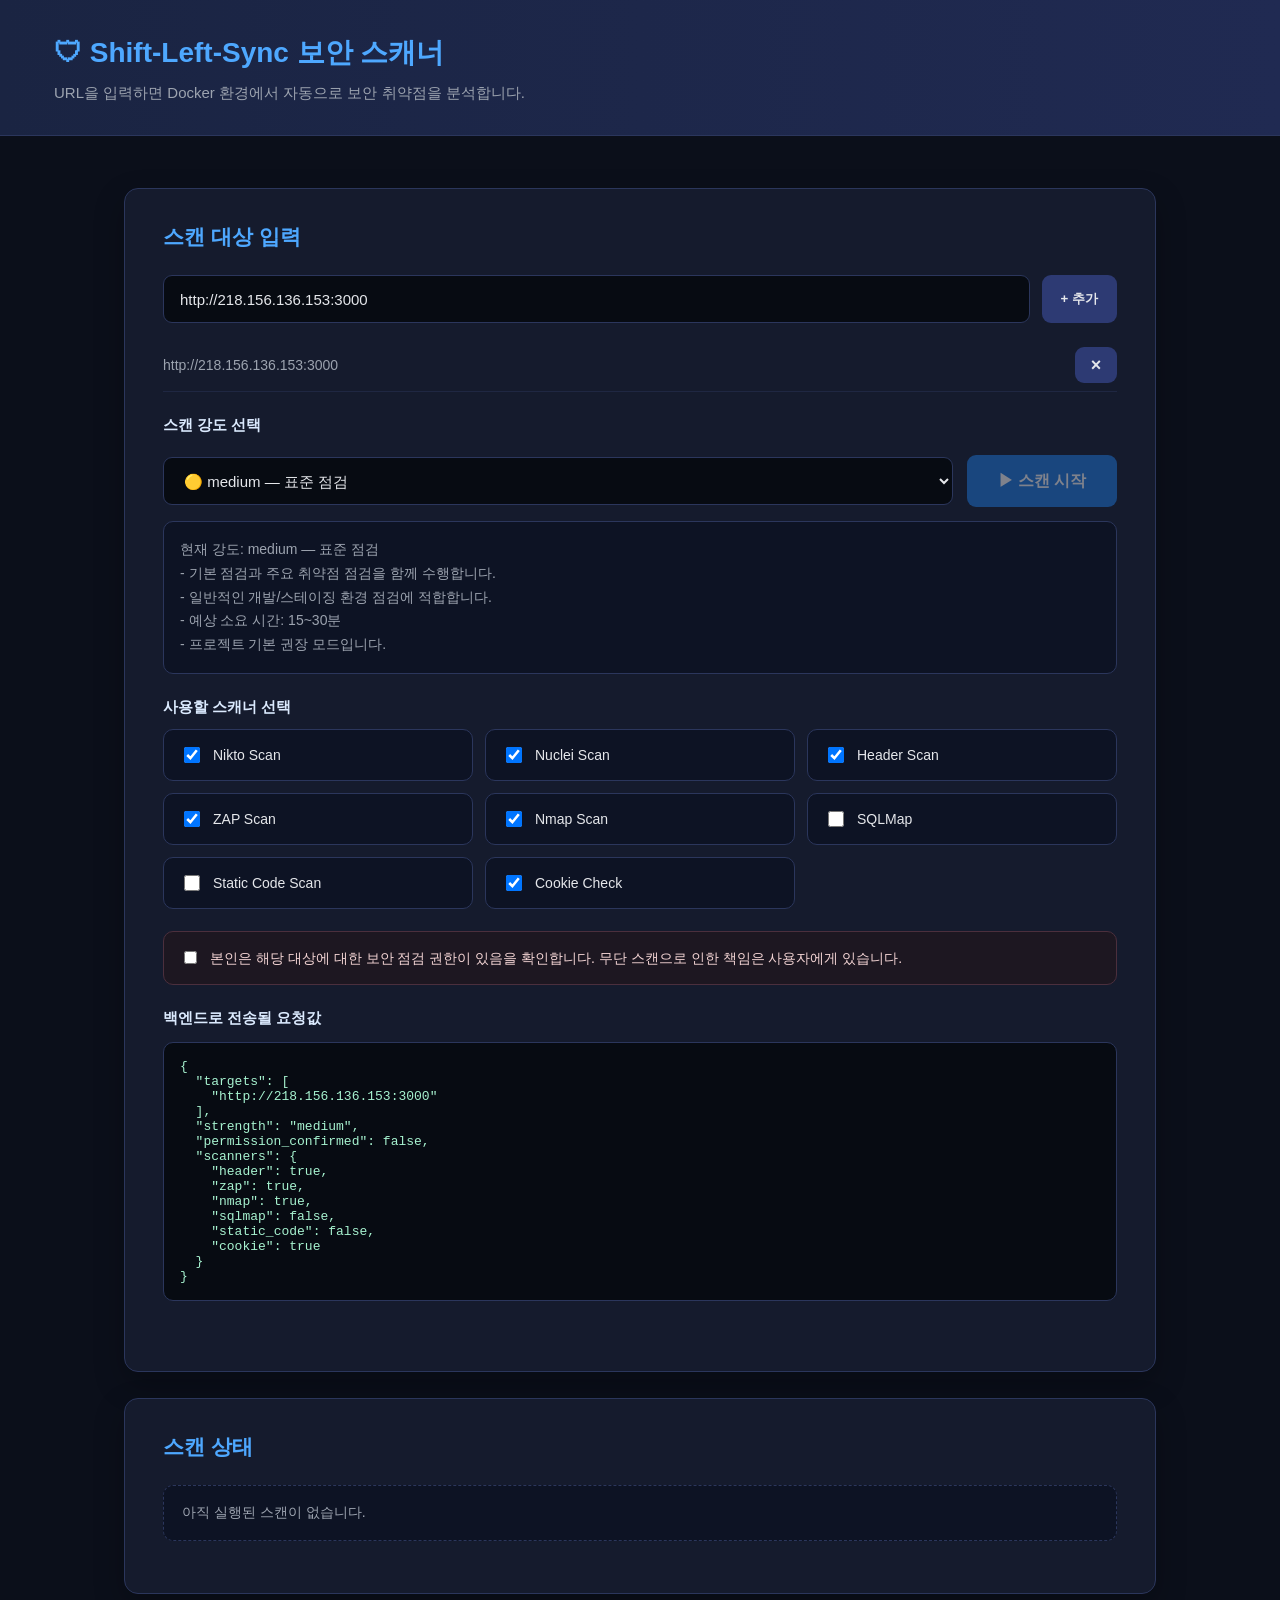
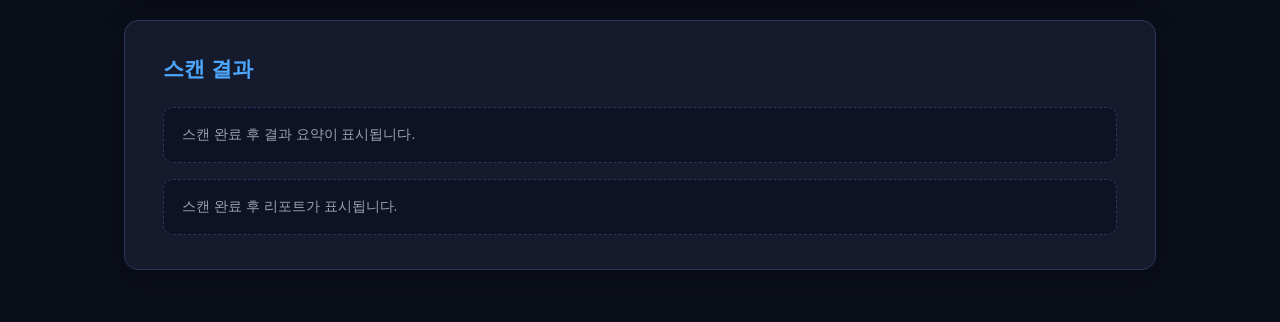
<file: index.html>
<!DOCTYPE html>
<html lang="ko">
<head>
  <meta charset="UTF-8" />
  <meta name="viewport" content="width=device-width, initial-scale=1.0" />
  <title>Shift-Left-Sync 보안 스캐너</title>

  <style>
    :root {
      --bg: #0b0f1a;
      --header: #202a52;
      --panel: #151b2d;
      --panel-dark: #0f1423;
      --input: #070b12;
      --border: #2b365c;
      --blue: #4ea8ff;
      --blue-dark: #1f7ae0;
      --text: #e5e7eb;
      --muted: #9ca3af;
      --success: #22c55e;
      --danger: #ef4444;
      --warning: #f97316;
      --medium: #facc15;
      --low: #22c55e;
      --info: #38bdf8;
      --gray: #6b7280;
    }

    * {
      box-sizing: border-box;
    }

    body {
      margin: 0;
      background: var(--bg);
      color: var(--text);
      font-family: Arial, "Noto Sans KR", sans-serif;
    }

    header {
      padding: 34px 54px 32px;
      background: linear-gradient(90deg, #1a2442, var(--header));
      border-bottom: 1px solid var(--border);
    }

    header h1 {
      margin: 0 0 12px;
      color: var(--blue);
      font-size: 28px;
      font-weight: 800;
    }

    header p {
      margin: 0;
      color: var(--muted);
      font-size: 15px;
    }

    main {
      max-width: 1080px;
      margin: 52px auto;
      padding: 0 24px;
    }

    .card {
      background: var(--panel);
      border: 1px solid var(--border);
      border-radius: 14px;
      padding: 34px 38px;
      margin-bottom: 26px;
      box-shadow: 0 12px 30px rgba(0, 0, 0, 0.25);
    }

    .card h2 {
      margin: 0 0 24px;
      color: var(--blue);
      font-size: 21px;
    }

    .section-title {
      margin: 24px 0 12px;
      color: #dbeafe;
      font-weight: 700;
      font-size: 15px;
    }

    .url-row {
      display: flex;
      gap: 12px;
      margin-bottom: 14px;
    }

    input[type="text"],
    select {
      width: 100%;
      height: 48px;
      background: var(--input);
      color: var(--text);
      border: 1px solid var(--border);
      border-radius: 9px;
      padding: 0 16px;
      outline: none;
      font-size: 15px;
    }

    input[type="text"]:focus,
    select:focus {
      border-color: var(--blue);
    }

    button {
      border: none;
      border-radius: 9px;
      cursor: pointer;
      font-weight: 700;
      transition: 0.15s;
    }

    button:hover:not(:disabled) {
      filter: brightness(1.12);
    }

    button:disabled {
      opacity: 0.45;
      cursor: not-allowed;
    }

    .btn-add {
      width: 82px;
      background: #2d3a73;
      color: var(--text);
    }

    .btn-remove {
      width: 42px;
      height: 36px;
      background: #2d3a73;
      color: var(--text);
      margin-left: 12px;
      font-size: 18px;
    }

    .btn-start {
      height: 52px;
      min-width: 150px;
      background: var(--blue-dark);
      color: white;
      font-size: 16px;
      padding: 0 22px;
    }

    .target-list {
      margin: 16px 0 8px;
      padding: 0;
      list-style: none;
    }

    .target-list li {
      display: flex;
      align-items: center;
      justify-content: space-between;
      color: var(--muted);
      padding: 8px 0;
      font-size: 14px;
      border-bottom: 1px solid rgba(43, 54, 92, 0.45);
    }

    .form-line {
      display: flex;
      align-items: center;
      gap: 14px;
      margin-top: 20px;
      flex-wrap: wrap;
    }

    .strength-select {
      flex: 1;
      min-width: 280px;
    }

    .mode-box {
      margin-top: 14px;
      background: #0d1324;
      border: 1px solid var(--border);
      border-radius: 10px;
      padding: 16px;
      color: var(--muted);
      line-height: 1.7;
      font-size: 14px;
    }

    .scanner-grid {
      display: grid;
      grid-template-columns: repeat(3, minmax(160px, 1fr));
      gap: 12px;
    }

    .scanner-card {
      display: flex;
      align-items: center;
      gap: 10px;
      background: #0d1324;
      border: 1px solid var(--border);
      border-radius: 10px;
      padding: 14px 16px;
      color: var(--text);
      font-size: 14px;
      cursor: pointer;
    }

    .scanner-card input {
      width: 16px;
      height: 16px;
    }

    .permission-box {
      margin-top: 22px;
      background: #1d1721;
      border: 1px solid #4b2f3d;
      color: #f3d4d4;
      padding: 15px 16px;
      border-radius: 10px;
      line-height: 1.6;
      font-size: 14px;
    }

    .permission-box label {
      display: flex;
      gap: 10px;
      align-items: flex-start;
      cursor: pointer;
    }

    .permission-box input {
      margin-top: 4px;
    }

    .payload-preview {
      margin-top: 14px;
      background: #070b12;
      border: 1px solid var(--border);
      color: #a7f3d0;
      padding: 16px;
      border-radius: 10px;
      font-size: 13px;
      overflow-x: auto;
      white-space: pre-wrap;
    }

    .message {
      margin-top: 16px;
      min-height: 20px;
      color: var(--muted);
      font-size: 14px;
    }

    .message.success {
      color: #86efac;
    }

    .message.error {
      color: #fca5a5;
    }

    .message.info {
      color: #93c5fd;
    }

    .empty {
      color: var(--muted);
      font-size: 14px;
      padding: 18px;
      border: 1px dashed var(--border);
      border-radius: 10px;
      background: #0d1324;
    }

    .job-card {
      background: #0d1324;
      border: 1px solid var(--border);
      border-radius: 10px;
      padding: 18px;
    }

    .job-header {
      display: flex;
      justify-content: space-between;
      align-items: flex-start;
      gap: 14px;
      margin-bottom: 14px;
    }

    .job-id {
      color: var(--blue);
      font-weight: 800;
      margin-bottom: 8px;
    }

    .job-meta {
      color: var(--muted);
      font-size: 14px;
      line-height: 1.7;
    }

    .badge {
      display: inline-block;
      border-radius: 999px;
      padding: 5px 12px;
      font-size: 12px;
      font-weight: 800;
      color: white;
      white-space: nowrap;
    }

    .badge.pending,
    .badge.waiting {
      background: var(--gray);
    }

    .badge.running {
      background: #2563eb;
    }

    .badge.done {
      background: #16a34a;
    }

    .badge.error {
      background: #dc2626;
    }

    .progress-wrap {
      width: 100%;
      height: 9px;
      background: #111827;
      border-radius: 999px;
      overflow: hidden;
      border: 1px solid var(--border);
      margin-top: 14px;
    }

    .progress-bar {
      height: 100%;
      width: 0%;
      background: linear-gradient(90deg, #2563eb, #4ea8ff);
      transition: width 0.3s ease;
    }

    .steps {
      display: grid;
      gap: 10px;
      margin-top: 18px;
    }

    .step {
      display: flex;
      align-items: center;
      justify-content: space-between;
      background: #0f1423;
      border: 1px solid var(--border);
      border-radius: 10px;
      padding: 13px 16px;
      font-size: 14px;
    }

    .step-name {
      color: var(--text);
    }

    .summary-grid {
      display: grid;
      grid-template-columns: repeat(6, 1fr);
      gap: 12px;
      margin: 18px 0 22px;
    }

    .summary-card {
      background: #0d1324;
      border: 1px solid var(--border);
      border-radius: 12px;
      padding: 18px 14px;
      text-align: center;
    }

    .summary-card strong {
      display: block;
      font-size: 25px;
      margin-bottom: 6px;
    }

    .summary-card span {
      color: var(--muted);
      font-size: 13px;
    }

    .critical strong { color: var(--danger); }
    .high strong { color: var(--warning); }
    .medium strong { color: var(--medium); }
    .low strong { color: var(--low); }
    .info strong { color: var(--info); }
    .unknown strong { color: var(--gray); }

    table {
      width: 100%;
      border-collapse: collapse;
      margin-top: 14px;
      overflow: hidden;
      border-radius: 10px;
    }

    th,
    td {
      border-bottom: 1px solid #253051;
      padding: 13px 12px;
      text-align: left;
      font-size: 14px;
      vertical-align: top;
    }

    th {
      color: #bfdbfe;
      background: #0d1324;
    }

    td {
      color: #d1d5db;
    }

    .report-grid {
      display: flex;
      flex-wrap: wrap;
      gap: 10px;
      margin-top: 16px;
    }

    .report-link {
      display: inline-block;
      background: #155e9f;
      color: white;
      text-decoration: none;
      padding: 9px 14px;
      border-radius: 8px;
      font-size: 13px;
      font-weight: 700;
    }

    .report-link:hover {
      filter: brightness(1.12);
    }

    .result-info {
      color: var(--muted);
      font-size: 14px;
      line-height: 1.7;
      margin-bottom: 14px;
    }

    @media (max-width: 900px) {
      .scanner-grid {
        grid-template-columns: repeat(2, minmax(160px, 1fr));
      }

      .summary-grid {
        grid-template-columns: repeat(3, 1fr);
      }
    }

    @media (max-width: 760px) {
      header {
        padding: 28px 24px;
      }

      main {
        margin: 32px auto;
      }

      .card {
        padding: 26px 22px;
      }

      .url-row {
        flex-direction: column;
      }

      .btn-add {
        width: 100%;
        height: 44px;
      }

      .form-line {
        flex-direction: column;
        align-items: stretch;
      }

      .btn-start {
        width: 100%;
      }

      .job-header {
        flex-direction: column;
      }

      .scanner-grid {
        grid-template-columns: 1fr;
      }

      .summary-grid {
        grid-template-columns: repeat(2, 1fr);
      }

      table {
        display: block;
        overflow-x: auto;
      }
    }
  </style>
</head>

<body>
<header>
  <h1>🛡 Shift-Left-Sync 보안 스캐너</h1>
  <p>URL을 입력하면 Docker 환경에서 자동으로 보안 취약점을 분석합니다.</p>
</header>

<main>
  <section class="card">
    <h2>스캔 대상 입력</h2>

    <div class="url-row">
      <input
        id="targetInput"
        type="text"
        placeholder="예: http://localhost:3000"
        value="http://218.156.136.153:3000"
        onkeydown="handleTargetEnter(event)"
      />
      <button class="btn-add" type="button" onclick="addTarget()">+ 추가</button>
    </div>

    <ul id="targetList" class="target-list"></ul>

    <div class="section-title">스캔 강도 선택</div>

    <div class="form-line">
      <select id="scanStrength" class="strength-select" onchange="updateStrengthDescription(); updatePayloadPreview();">
        <option value="low">🟢 low — 간단 점검</option>
        <option value="medium" selected>🟡 medium — 표준 점검</option>
        <option value="high">🔴 high — 심화 점검</option>
      </select>

      <button id="startButton" class="btn-start" type="button" onclick="startScan()" disabled>
        ▶ 스캔 시작
      </button>
    </div>

    <div id="strengthDescription" class="mode-box"></div>

    <div class="section-title">사용할 스캐너 선택</div>

    <div class="scanner-grid">
        <label class="scanner-card">
  	<input id="scannerNikto" type="checkbox" checked onchange="updatePayloadPreview()" />
 	Nikto Scan
      </label>

	<label class="scanner-card">
  	<input id="scannerNuclei" type="checkbox" checked onchange="updatePayloadPreview()" />
  	Nuclei Scan
      </label>

	<label class="scanner-card">
        <input id="scannerHeader" type="checkbox" checked onchange="updatePayloadPreview()" />
        Header Scan
      </label>

      <label class="scanner-card">
        <input id="scannerZap" type="checkbox" checked onchange="updatePayloadPreview()" />
        ZAP Scan
      </label>

      <label class="scanner-card">
        <input id="scannerNmap" type="checkbox" checked onchange="updatePayloadPreview()" />
        Nmap Scan
      </label>

      <label class="scanner-card">
        <input id="scannerSqlmap" type="checkbox" onchange="updatePayloadPreview()" />
        SQLMap
      </label>

      <label class="scanner-card">
        <input id="scannerStatic" type="checkbox" onchange="updatePayloadPreview()" />
        Static Code Scan
      </label>

      <label class="scanner-card">
        <input id="scannerCookie" type="checkbox" checked onchange="updatePayloadPreview()" />
        Cookie Check
      </label>
    </div>

    <div class="permission-box">
      <label>
        <input id="permissionCheck" type="checkbox" onchange="handlePermissionChange(); updatePayloadPreview();" />
        <span>
          본인은 해당 대상에 대한 보안 점검 권한이 있음을 확인합니다.
          무단 스캔으로 인한 책임은 사용자에게 있습니다.
        </span>
      </label>
    </div>

    <div class="section-title">백엔드로 전송될 요청값</div>
    <pre id="payloadPreview" class="payload-preview"></pre>

    <div id="messageArea" class="message"></div>
  </section>

  <section class="card">
    <h2>스캔 상태</h2>

    <div id="jobArea" class="empty">
      아직 실행된 스캔이 없습니다.
    </div>

    <div id="stepArea" class="steps"></div>
  </section>

  <section class="card">
    <h2>스캔 결과</h2>

    <div id="resultArea" class="empty">
      스캔 완료 후 결과 요약이 표시됩니다.
    </div>

    <div id="reportArea" class="empty" style="margin-top:16px;">
      스캔 완료 후 리포트가 표시됩니다.
    </div>
  </section>
</main>

<script>
  let targets = ["http://218.156.136.153:3000"];
  let currentJobId = null;
  let pollingTimer = null;

  const strengthDescriptions = {
    low: [
      "현재 강도: low — 간단 점검",
      "- 비교적 빠른 점검을 목표로 합니다.",
      "- 기본 Header / 응답 상태 / 일부 자동화 점검 중심입니다.",
      "- 예상 소요 시간: 짧음",
      "- 운영 환경에서도 상대적으로 부담이 적은 점검을 목표로 합니다."
    ],
    medium: [
      "현재 강도: medium — 표준 점검",
      "- 기본 점검과 주요 취약점 점검을 함께 수행합니다.",
      "- 일반적인 개발/스테이징 환경 점검에 적합합니다.",
      "- 예상 소요 시간: 15~30분",
      "- 프로젝트 기본 권장 모드입니다."
    ],
    high: [
      "현재 강도: high — 심화 점검",
      "- 더 강한 취약점 점검을 수행할 수 있습니다.",
      "- 요청 수와 스캔 시간이 증가할 수 있습니다.",
      "- 테스트/스테이징 환경에서 사용하는 것을 권장합니다.",
      "- 운영 서비스에 직접 사용할 경우 장애 가능성을 고려해야 합니다."
    ]
  };

  document.addEventListener("DOMContentLoaded", () => {
    renderTargetList();
    updateStrengthDescription();
    updatePayloadPreview();
    handlePermissionChange();
    renderSteps([]);
  });

  function handleTargetEnter(event) {
    if (event.key === "Enter") {
      event.preventDefault();
      addTarget();
    }
  }

  function addTarget() {
    const input = document.getElementById("targetInput");
    const value = input.value.trim();

    if (!value) {
      showMessage("URL을 입력해주세요.", "error");
      return;
    }

    if (!isValidUrl(value)) {
      showMessage("URL은 http:// 또는 https:// 로 시작해야 합니다.", "error");
      return;
    }

    if (!targets.includes(value)) {
      targets.push(value);
      showMessage("스캔 대상이 추가되었습니다.", "success");
    } else {
      showMessage("이미 추가된 URL입니다.", "info");
    }

    input.value = "";
    renderTargetList();
    updatePayloadPreview();
  }

  function removeTarget(index) {
    targets.splice(index, 1);
    renderTargetList();
    updatePayloadPreview();

    if (targets.length === 0) {
      showMessage("스캔 대상이 비어 있습니다. URL을 추가해주세요.", "error");
    }
  }

  function renderTargetList() {
    const list = document.getElementById("targetList");
    list.innerHTML = "";

    targets.forEach((target, index) => {
      const li = document.createElement("li");

      li.innerHTML = `
        <span>${escapeHtml(target)}</span>
        <button class="btn-remove" type="button" onclick="removeTarget(${index})">×</button>
      `;

      list.appendChild(li);
    });
  }

  function updateStrengthDescription() {
    const strength = document.getElementById("scanStrength").value;
    const box = document.getElementById("strengthDescription");

    box.innerHTML = strengthDescriptions[strength].join("<br>");
  }

  function getScannerOptions() {
    return {
      header: document.getElementById("scannerHeader").checked,
      zap: document.getElementById("scannerZap").checked,
      nmap: document.getElementById("scannerNmap").checked,
      sqlmap: document.getElementById("scannerSqlmap").checked,
      static_code: document.getElementById("scannerStatic").checked,
      cookie: document.getElementById("scannerCookie").checked
    };
  }

  function getPayload() {
    const strength = document.getElementById("scanStrength").value;
    const permissionConfirmed = document.getElementById("permissionCheck").checked;

    return {
      targets: targets,
      strength: strength,
      permission_confirmed: permissionConfirmed,
      scanners: getScannerOptions()
    };
  }

  function updatePayloadPreview() {
    const preview = document.getElementById("payloadPreview");
    preview.textContent = JSON.stringify(getPayload(), null, 2);
  }

  function handlePermissionChange() {
    const checked = document.getElementById("permissionCheck").checked;
    const button = document.getElementById("startButton");

    button.disabled = !checked;
  }

  async function startScan() {
    if (targets.length === 0) {
      showMessage("스캔 대상을 1개 이상 추가해주세요.", "error");
      return;
    }

    const permissionCheck = document.getElementById("permissionCheck");

    if (!permissionCheck.checked) {
      showMessage("스캔 권한 확인 체크가 필요합니다.", "error");
      return;
    }

    const payload = getPayload();

    showMessage("스캔 요청을 전송 중입니다...", "info");
    setStartButtonLoading(true);
    clearResultAndReports();
    renderSteps([]);

    try {
      const response = await fetch("/scan", {
        method: "POST",
        headers: {
          "Content-Type": "application/json"
        },
        body: JSON.stringify(payload)
      });

      if (!response.ok) {
        const errorText = await response.text();
        throw new Error(`스캔 요청 실패: HTTP ${response.status} ${errorText}`);
      }

      const data = await response.json();

      currentJobId = data.job_id;

      if (!currentJobId) {
        throw new Error("백엔드 응답에 job_id가 없습니다.");
      }

      renderJob(data);
      renderSteps(data.steps || []);
      showMessage(`스캔이 시작되었습니다. Job ID: ${currentJobId}`, "success");

      startPolling(currentJobId);

    } catch (error) {
      console.error(error);
      showMessage("스캔 요청 중 오류가 발생했습니다. 콘솔을 확인해주세요.", "error");
    } finally {
      setStartButtonLoading(false);
    }
  }

  function startPolling(jobId) {
    if (pollingTimer) {
      clearInterval(pollingTimer);
    }

    pollingTimer = setInterval(async () => {
      try {
        const response = await fetch(`/scan/${jobId}`);

        if (!response.ok) {
          const errorText = await response.text();
          throw new Error(`상태 조회 실패: HTTP ${response.status} ${errorText}`);
        }

        const data = await response.json();

        renderJob(data);
        renderSteps(data.steps || []);

        if (data.status === "done") {
          clearInterval(pollingTimer);
          pollingTimer = null;

          showMessage("스캔이 완료되었습니다. 결과를 불러오는 중입니다.", "success");
          await loadResult(jobId);
        }

        if (data.status === "error") {
          clearInterval(pollingTimer);
          pollingTimer = null;

          renderReports(data);
          renderErrorResult(data);
          showMessage("스캔 중 오류가 발생했습니다.", "error");
        }

      } catch (error) {
        console.error(error);
        clearInterval(pollingTimer);
        pollingTimer = null;

        showMessage("상태 조회 중 오류가 발생했습니다.", "error");
      }
    }, 2000);
  }

  async function loadResult(jobId) {
    try {
      const response = await fetch(`/scan/${jobId}/result`);

      if (!response.ok) {
        const errorText = await response.text();
        throw new Error(`결과 조회 실패: HTTP ${response.status} ${errorText}`);
      }

      const result = await response.json();

      renderResult(result);
      renderReports(result);
      showMessage("스캔 결과 조회가 완료되었습니다.", "success");

    } catch (error) {
      console.error(error);
      showMessage("결과 조회 중 오류가 발생했습니다.", "error");
    }
  }

  function renderJob(job) {
    const area = document.getElementById("jobArea");

    const status = job.status || "pending";
    const progress = typeof job.progress === "number" ? job.progress : getFallbackProgress(status);
    const strength = job.strength || getPayload().strength;
    const targetsText = Array.isArray(job.targets) ? job.targets.join(", ") : "-";
    const currentStep = job.current_step || "-";

    area.className = "";
    area.innerHTML = `
      <div class="job-card">
        <div class="job-header">
          <div>
            <div class="job-id">Job: ${escapeHtml(job.job_id || "-")}</div>
            <div class="job-meta">
              <div><b>상태:</b> ${renderStatusBadge(status)}</div>
              <div><b>진행률:</b> ${escapeHtml(progress)}%</div>
              <div><b>현재 단계:</b> ${escapeHtml(currentStep)}</div>
              <div><b>스캔 강도:</b> ${escapeHtml(strength)}</div>
              <div><b>대상:</b> ${escapeHtml(targetsText)}</div>
              <div><b>시작 시간:</b> ${escapeHtml(formatDateTime(job.started_at))}</div>
              <div><b>종료 시간:</b> ${escapeHtml(formatDateTime(job.finished_at))}</div>
              ${job.error ? `<div><b>에러:</b> ${escapeHtml(job.error)}</div>` : ""}
            </div>
          </div>
        </div>

        <div class="progress-wrap">
          <div class="progress-bar" style="width: ${progress}%;"></div>
        </div>
      </div>
    `;
  }

  function renderSteps(steps) {
    const area = document.getElementById("stepArea");

    if (!steps || steps.length === 0) {
      area.innerHTML = "";
      return;
    }

    area.innerHTML = steps.map(step => {
      const status = step.status || "waiting";
      const label = step.label || step.key || "Unknown Step";

      return `
        <div class="step">
          <span class="step-name">${escapeHtml(label)}</span>
          ${renderStatusBadge(status)}
        </div>
      `;
    }).join("");
  }

  function renderResult(result) {
    const area = document.getElementById("resultArea");
    area.className = "";

    const summary = result.summary || {
      critical: 0,
      high: 0,
      medium: 0,
      low: 0,
      info: 0,
      unknown: 0
    };

    const findings = result.findings || [];

    area.innerHTML = `
      <div class="summary-grid">
        <div class="summary-card critical">
          <strong>${summary.critical || 0}</strong>
          <span>Critical</span>
        </div>
        <div class="summary-card high">
          <strong>${summary.high || 0}</strong>
          <span>High</span>
        </div>
        <div class="summary-card medium">
          <strong>${summary.medium || 0}</strong>
          <span>Medium</span>
        </div>
        <div class="summary-card low">
          <strong>${summary.low || 0}</strong>
          <span>Low</span>
        </div>
        <div class="summary-card info">
          <strong>${summary.info || 0}</strong>
          <span>Info</span>
        </div>
        <div class="summary-card unknown">
          <strong>${summary.unknown || 0}</strong>
          <span>Unknown</span>
        </div>
      </div>

      <div class="section-title">취약점 목록</div>
      ${renderFindingsTable(findings)}
    `;
  }

  function renderErrorResult(job) {
    const area = document.getElementById("resultArea");
    area.className = "empty";

    area.innerHTML = `
      스캔 중 오류가 발생했습니다.<br>
      ${job.error ? `오류 내용: ${escapeHtml(job.error)}` : "오류 내용은 백엔드 로그를 확인해주세요."}
    `;
  }

  function renderFindingsTable(findings) {
    if (!findings || findings.length === 0) {
      return `<div class="empty">JSON 리포트에서 표시할 취약점 목록을 찾지 못했습니다.</div>`;
    }

    const rows = findings.map(item => {
      return `
        <tr>
          <td>${escapeHtml(item.name || "-")}</td>
          <td>${escapeHtml(item.severity || "-")}</td>
          <td>${escapeHtml(item.source || "-")}</td>
          <td>${escapeHtml(item.owasp_category || "-")}</td>
          <td>${escapeHtml(item.description || "-")}</td>
        </tr>
      `;
    }).join("");

    return `
      <table>
        <thead>
          <tr>
            <th>취약점명</th>
            <th>위험도</th>
            <th>스캐너</th>
            <th>OWASP</th>
            <th>설명</th>
          </tr>
        </thead>
        <tbody>
          ${rows}
        </tbody>
      </table>
    `;
  }

  function renderReports(job) {
    const area = document.getElementById("reportArea");

    if (!job.reports || job.reports.length === 0) {
      area.className = "empty";

      if (job.status === "error") {
        area.innerHTML = `
          스캔 중 오류가 발생했습니다.<br>
          생성된 리포트 파일이 없습니다.
        `;
      } else {
        area.innerHTML = "생성된 리포트 파일이 없습니다.";
      }

      return;
    }

    area.className = "";

    const reportButtons = job.reports.map(filename => {
      const label = getReportLabel(filename);
      const url = `/scan/${job.job_id}/report/${encodeURIComponent(filename)}`;

      return `
        <a class="report-link" href="${url}" target="_blank">
          ${label}
        </a>
      `;
    }).join("");

    area.innerHTML = `
      <div class="result-info">
        <div><b>Job ID:</b> ${escapeHtml(job.job_id)}</div>
        <div><b>상태:</b> ${renderStatusBadge(job.status)}</div>
        <div><b>생성된 리포트 수:</b> ${job.reports.length}개</div>
      </div>

      <div class="report-grid">
        ${reportButtons}
      </div>
    `;
  }

  function clearResultAndReports() {
    const resultArea = document.getElementById("resultArea");
    const reportArea = document.getElementById("reportArea");

    resultArea.className = "empty";
    resultArea.innerHTML = "스캔 완료 후 결과 요약이 표시됩니다.";

    reportArea.className = "empty";
    reportArea.innerHTML = "스캔 완료 후 리포트가 표시됩니다.";
  }

  function renderStatusBadge(status) {
    const safeStatus = escapeHtml(status || "pending");

    let className = "pending";

    if (status === "waiting") className = "waiting";
    if (status === "running") className = "running";
    if (status === "done") className = "done";
    if (status === "error") className = "error";

    return `<span class="badge ${className}">${safeStatus}</span>`;
  }

  function getFallbackProgress(status) {
    if (status === "pending") return 15;
    if (status === "running") return 55;
    if (status === "done") return 100;
    if (status === "error") return 100;
    return 0;
  }

  function getReportLabel(filename) {
    const lower = filename.toLowerCase();

    if (lower.includes("expert") || lower.includes("report.html")) {
      return "🔧 전문가 리포트";
    }

    if (lower.includes("summary") || lower.includes("simple")) {
      return "📄 간편 리포트";
    }

    if (lower.endsWith(".json")) {
      return "📦 JSON";
    }

    if (lower.includes("verified") && lower.endsWith(".csv")) {
      return "✅ 확정 CSV";
    }

    if (lower.includes("unverified") && lower.endsWith(".csv")) {
      return "⚠️ 미확정 CSV";
    }

    if (lower.endsWith(".csv")) {
      return "📊 CSV";
    }

    if (lower.endsWith(".html")) {
      return "📄 HTML 리포트";
    }

    return "📁 " + filename;
  }

  function showMessage(message, type) {
    const area = document.getElementById("messageArea");

    area.className = "message";

    if (type) {
      area.classList.add(type);
    }

    area.textContent = message || "";
  }

  function setStartButtonLoading(isLoading) {
    const button = document.getElementById("startButton");
    const permissionCheck = document.getElementById("permissionCheck");

    if (isLoading) {
      button.textContent = "스캔 실행 중...";
      button.disabled = true;
    } else {
      button.textContent = "▶ 스캔 시작";
      button.disabled = !permissionCheck.checked;
    }
  }

  function isValidUrl(value) {
    return value.startsWith("http://") || value.startsWith("https://");
  }

  function formatDateTime(value) {
    if (!value) return "-";

    try {
      const date = new Date(value);
      if (Number.isNaN(date.getTime())) return value;

      return date.toLocaleString();
    } catch (error) {
      return value;
    }
  }

  function escapeHtml(value) {
    return String(value ?? "")
      .replaceAll("&", "&amp;")
      .replaceAll("<", "&lt;")
      .replaceAll(">", "&gt;")
      .replaceAll('"', "&quot;")
      .replaceAll("'", "&#039;");
  }
</script>
</body>
</html>
</file>
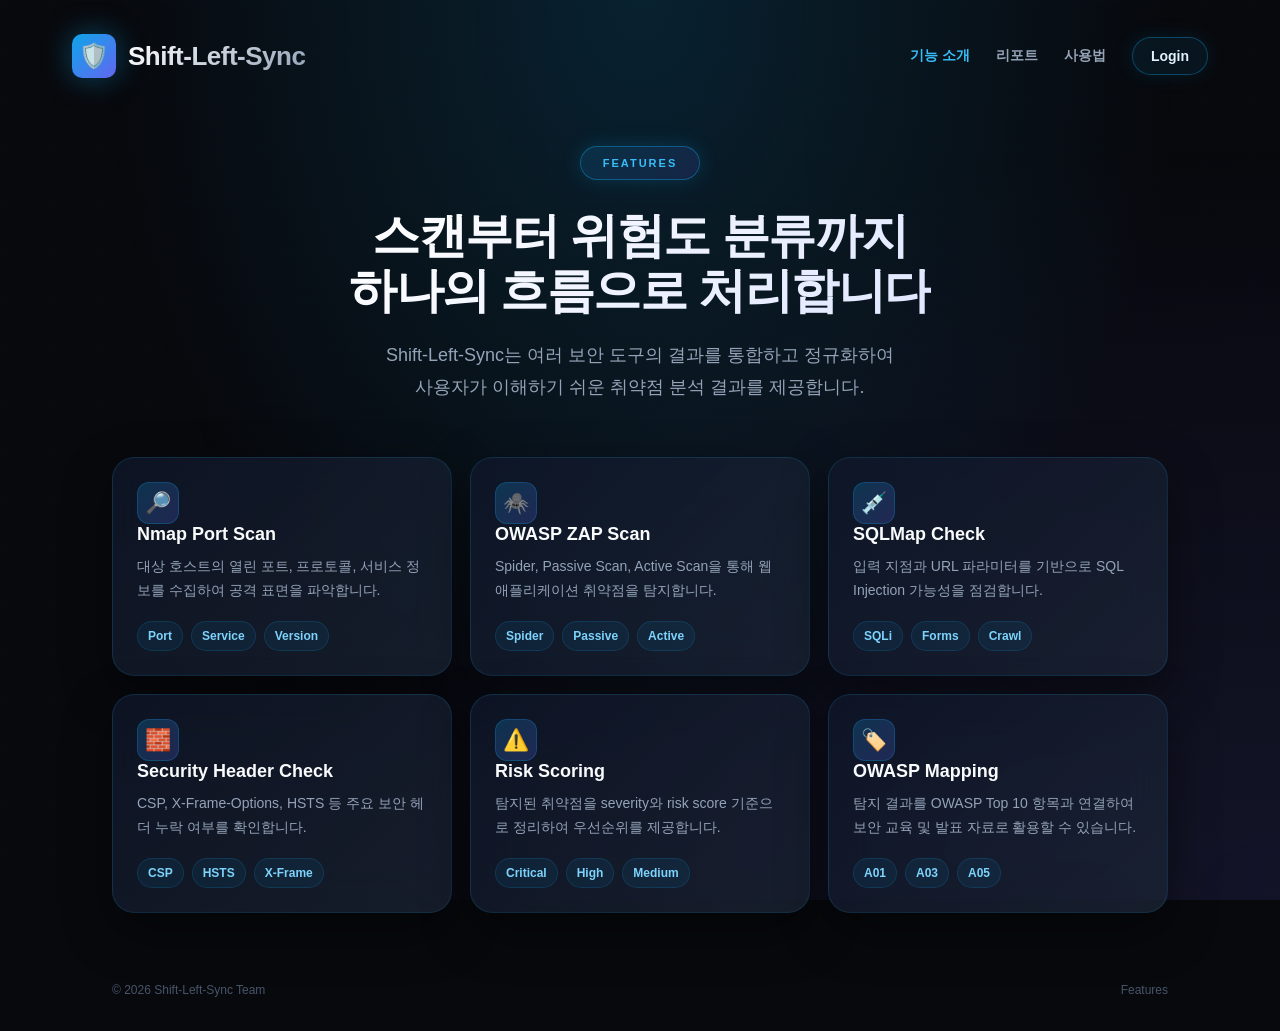
<file: templates/features.html>
<!DOCTYPE html>
<html lang="ko">
<head>
    <meta charset="UTF-8">
    <meta name="viewport" content="width=device-width, initial-scale=1.0">
    <title>기능 소개 | Shift-Left-Sync</title>
    <link rel="stylesheet" href="/static/style.css">
</head>

<body>
<div class="page">
    <header class="header">
        <a href="/" class="logo-area" style="text-decoration:none;">
            <div class="header-icon">🛡️</div>
            <div class="header-title">Shift-Left-Sync</div>
        </a>

        <nav class="header-menu">
            <a href="/features" class="active">기능 소개</a>
            <a href="/reports">리포트</a>
            <a href="/guide">사용법</a>
            <a href="/" class="header-login-button">Login</a>
        </nav>
    </header>

    <section class="hero-section">
        <div class="badge">Features</div>
        <h1 class="hero-title">스캔부터 위험도 분류까지<br>하나의 흐름으로 처리합니다</h1>
        <p class="hero-subtitle">
            Shift-Left-Sync는 여러 보안 도구의 결과를 통합하고 정규화하여<br>
            사용자가 이해하기 쉬운 취약점 분석 결과를 제공합니다.
        </p>
    </section>

    <main class="content-section">
        <section class="card-grid">
            <div class="content-card">
                <div class="feature-icon">🔎</div>
                <h3 class="card-title">Nmap Port Scan</h3>
                <p class="card-text">
                    대상 호스트의 열린 포트, 프로토콜, 서비스 정보를 수집하여 공격 표면을 파악합니다.
                </p>
                <div class="stack-row">
                    <span class="stack-badge">Port</span>
                    <span class="stack-badge">Service</span>
                    <span class="stack-badge">Version</span>
                </div>
            </div>

            <div class="content-card">
                <div class="feature-icon">🕷️</div>
                <h3 class="card-title">OWASP ZAP Scan</h3>
                <p class="card-text">
                    Spider, Passive Scan, Active Scan을 통해 웹 애플리케이션 취약점을 탐지합니다.
                </p>
                <div class="stack-row">
                    <span class="stack-badge">Spider</span>
                    <span class="stack-badge">Passive</span>
                    <span class="stack-badge">Active</span>
                </div>
            </div>

            <div class="content-card">
                <div class="feature-icon">💉</div>
                <h3 class="card-title">SQLMap Check</h3>
                <p class="card-text">
                    입력 지점과 URL 파라미터를 기반으로 SQL Injection 가능성을 점검합니다.
                </p>
                <div class="stack-row">
                    <span class="stack-badge">SQLi</span>
                    <span class="stack-badge">Forms</span>
                    <span class="stack-badge">Crawl</span>
                </div>
            </div>

            <div class="content-card">
                <div class="feature-icon">🧱</div>
                <h3 class="card-title">Security Header Check</h3>
                <p class="card-text">
                    CSP, X-Frame-Options, HSTS 등 주요 보안 헤더 누락 여부를 확인합니다.
                </p>
                <div class="stack-row">
                    <span class="stack-badge">CSP</span>
                    <span class="stack-badge">HSTS</span>
                    <span class="stack-badge">X-Frame</span>
                </div>
            </div>

            <div class="content-card">
                <div class="feature-icon">⚠️</div>
                <h3 class="card-title">Risk Scoring</h3>
                <p class="card-text">
                    탐지된 취약점을 severity와 risk score 기준으로 정리하여 우선순위를 제공합니다.
                </p>
                <div class="stack-row">
                    <span class="stack-badge">Critical</span>
                    <span class="stack-badge">High</span>
                    <span class="stack-badge">Medium</span>
                </div>
            </div>

            <div class="content-card">
                <div class="feature-icon">🏷️</div>
                <h3 class="card-title">OWASP Mapping</h3>
                <p class="card-text">
                    탐지 결과를 OWASP Top 10 항목과 연결하여 보안 교육 및 발표 자료로 활용할 수 있습니다.
                </p>
                <div class="stack-row">
                    <span class="stack-badge">A01</span>
                    <span class="stack-badge">A03</span>
                    <span class="stack-badge">A05</span>
                </div>
            </div>
        </section>
    </main>

    <footer class="footer">
        <span>© 2026 Shift-Left-Sync Team</span>
        <span>Features</span>
    </footer>
</div>
</body>
</html>
</file>
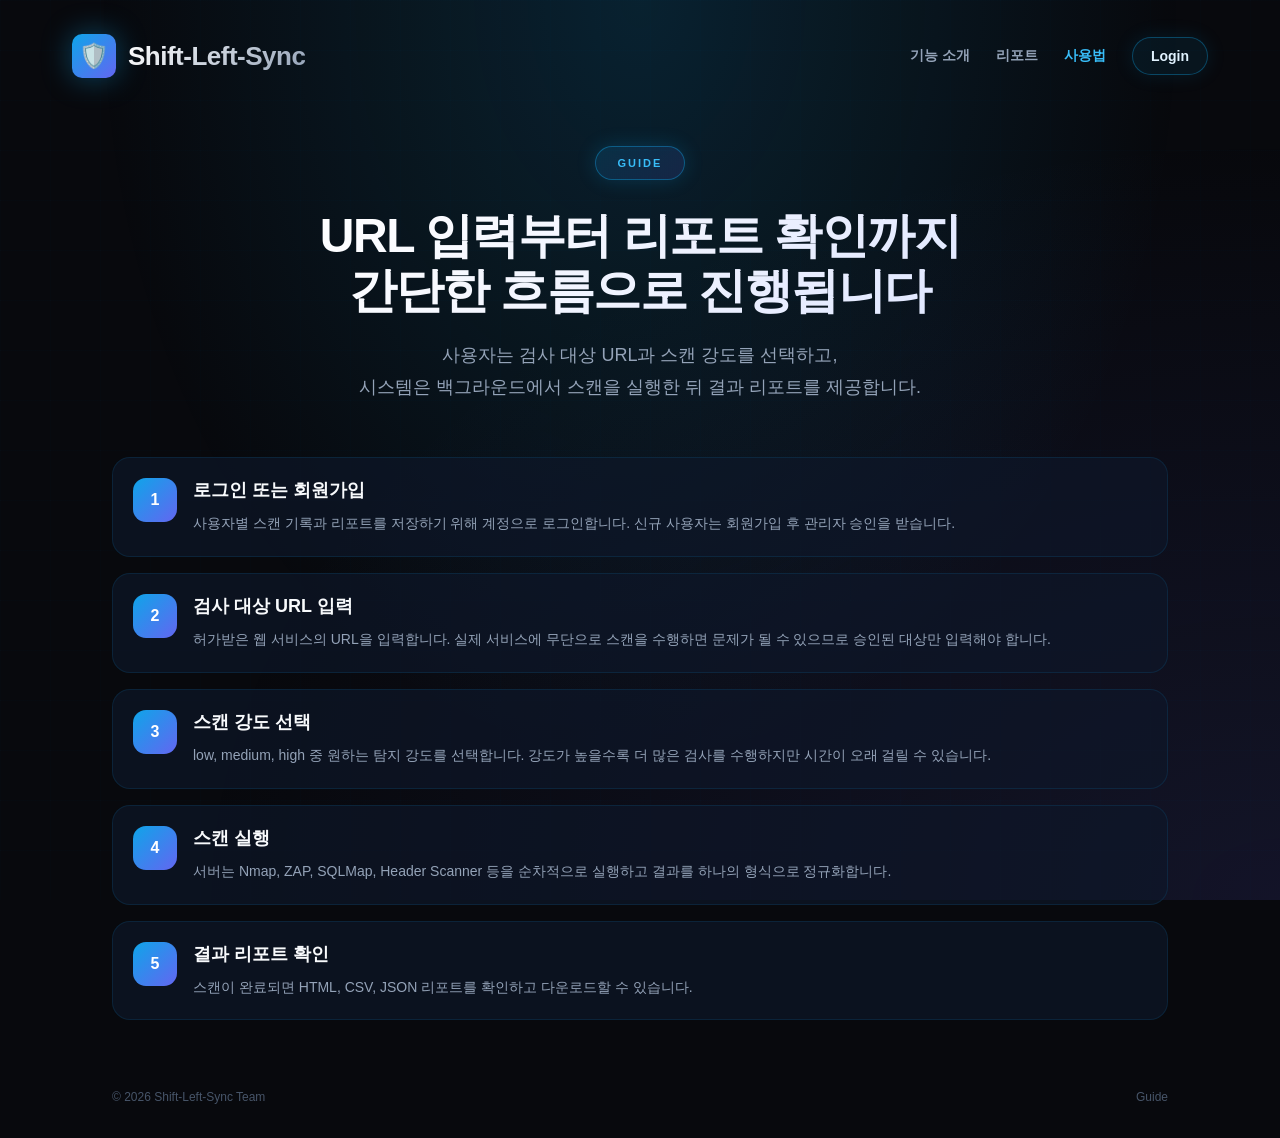
<file: templates/guide.html>
<!DOCTYPE html>
<html lang="ko">
<head>
    <meta charset="UTF-8">
    <meta name="viewport" content="width=device-width, initial-scale=1.0">
    <title>사용법 | Shift-Left-Sync</title>
    <link rel="stylesheet" href="/static/style.css">
</head>

<body>
<div class="page">
    <header class="header">
        <a href="/" class="logo-area" style="text-decoration:none;">
            <div class="header-icon">🛡️</div>
            <div class="header-title">Shift-Left-Sync</div>
        </a>

        <nav class="header-menu">
            <a href="/features">기능 소개</a>
            <a href="/reports">리포트</a>
            <a href="/guide" class="active">사용법</a>
            <a href="/" class="header-login-button">Login</a>
        </nav>
    </header>

    <section class="hero-section">
        <div class="badge">Guide</div>
        <h1 class="hero-title">URL 입력부터 리포트 확인까지<br>간단한 흐름으로 진행됩니다</h1>
        <p class="hero-subtitle">
            사용자는 검사 대상 URL과 스캔 강도를 선택하고,<br>
            시스템은 백그라운드에서 스캔을 실행한 뒤 결과 리포트를 제공합니다.
        </p>
    </section>

    <main class="content-section">
        <section class="step-list">
            <div class="step-item">
                <div class="step-number">1</div>
                <div>
                    <h3 class="card-title">로그인 또는 회원가입</h3>
                    <p class="card-text">
                        사용자별 스캔 기록과 리포트를 저장하기 위해 계정으로 로그인합니다. 신규 사용자는 회원가입 후 관리자 승인을 받습니다.
                    </p>
                </div>
            </div>

            <div class="step-item">
                <div class="step-number">2</div>
                <div>
                    <h3 class="card-title">검사 대상 URL 입력</h3>
                    <p class="card-text">
                        허가받은 웹 서비스의 URL을 입력합니다. 실제 서비스에 무단으로 스캔을 수행하면 문제가 될 수 있으므로 승인된 대상만 입력해야 합니다.
                    </p>
                </div>
            </div>

            <div class="step-item">
                <div class="step-number">3</div>
                <div>
                    <h3 class="card-title">스캔 강도 선택</h3>
                    <p class="card-text">
                        low, medium, high 중 원하는 탐지 강도를 선택합니다. 강도가 높을수록 더 많은 검사를 수행하지만 시간이 오래 걸릴 수 있습니다.
                    </p>
                </div>
            </div>

            <div class="step-item">
                <div class="step-number">4</div>
                <div>
                    <h3 class="card-title">스캔 실행</h3>
                    <p class="card-text">
                        서버는 Nmap, ZAP, SQLMap, Header Scanner 등을 순차적으로 실행하고 결과를 하나의 형식으로 정규화합니다.
                    </p>
                </div>
            </div>

            <div class="step-item">
                <div class="step-number">5</div>
                <div>
                    <h3 class="card-title">결과 리포트 확인</h3>
                    <p class="card-text">
                        스캔이 완료되면 HTML, CSV, JSON 리포트를 확인하고 다운로드할 수 있습니다.
                    </p>
                </div>
            </div>
        </section>
    </main>

    <footer class="footer">
        <span>© 2026 Shift-Left-Sync Team</span>
        <span>Guide</span>
    </footer>
</div>
</body>
</html>
</file>
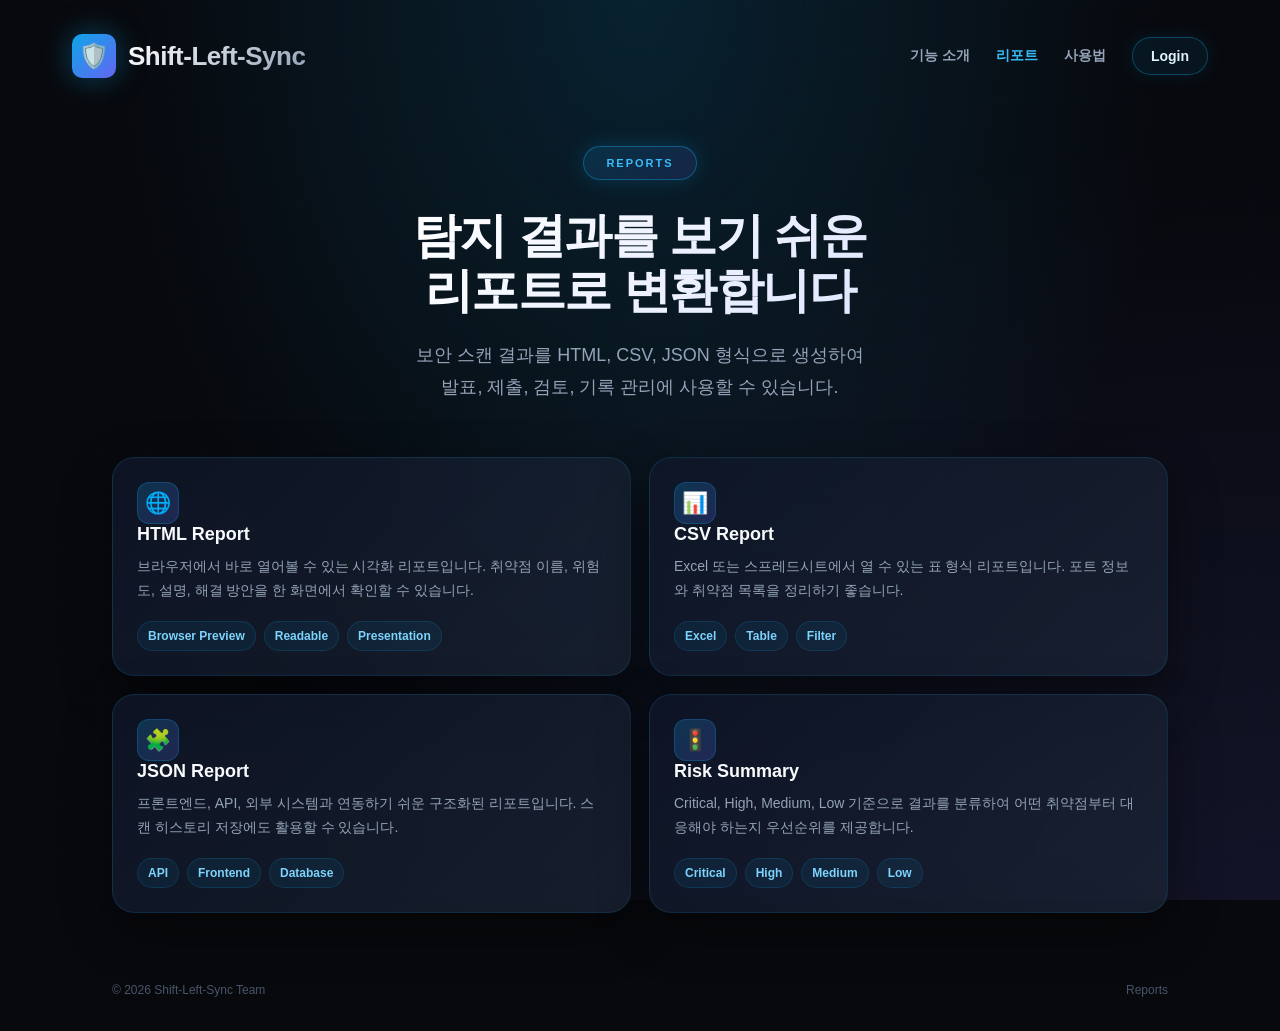
<file: templates/reports.html>
<!DOCTYPE html>
<html lang="ko">
<head>
    <meta charset="UTF-8">
    <meta name="viewport" content="width=device-width, initial-scale=1.0">
    <title>리포트 | Shift-Left-Sync</title>
    <link rel="stylesheet" href="/static/style.css">
</head>

<body>
<div class="page">
    <header class="header">
        <a href="/" class="logo-area" style="text-decoration:none;">
            <div class="header-icon">🛡️</div>
            <div class="header-title">Shift-Left-Sync</div>
        </a>

        <nav class="header-menu">
            <a href="/features">기능 소개</a>
            <a href="/reports" class="active">리포트</a>
            <a href="/guide">사용법</a>
            <a href="/" class="header-login-button">Login</a>
        </nav>
    </header>

    <section class="hero-section">
        <div class="badge">Reports</div>
        <h1 class="hero-title">탐지 결과를 보기 쉬운<br>리포트로 변환합니다</h1>
        <p class="hero-subtitle">
            보안 스캔 결과를 HTML, CSV, JSON 형식으로 생성하여<br>
            발표, 제출, 검토, 기록 관리에 사용할 수 있습니다.
        </p>
    </section>

    <main class="content-section">
        <section class="wide-grid">
            <div class="content-card">
                <div class="feature-icon">🌐</div>
                <h3 class="card-title">HTML Report</h3>
                <p class="card-text">
                    브라우저에서 바로 열어볼 수 있는 시각화 리포트입니다. 취약점 이름, 위험도, 설명, 해결 방안을 한 화면에서 확인할 수 있습니다.
                </p>
                <div class="stack-row">
                    <span class="stack-badge">Browser Preview</span>
                    <span class="stack-badge">Readable</span>
                    <span class="stack-badge">Presentation</span>
                </div>
            </div>

            <div class="content-card">
                <div class="feature-icon">📊</div>
                <h3 class="card-title">CSV Report</h3>
                <p class="card-text">
                    Excel 또는 스프레드시트에서 열 수 있는 표 형식 리포트입니다. 포트 정보와 취약점 목록을 정리하기 좋습니다.
                </p>
                <div class="stack-row">
                    <span class="stack-badge">Excel</span>
                    <span class="stack-badge">Table</span>
                    <span class="stack-badge">Filter</span>
                </div>
            </div>

            <div class="content-card">
                <div class="feature-icon">🧩</div>
                <h3 class="card-title">JSON Report</h3>
                <p class="card-text">
                    프론트엔드, API, 외부 시스템과 연동하기 쉬운 구조화된 리포트입니다. 스캔 히스토리 저장에도 활용할 수 있습니다.
                </p>
                <div class="stack-row">
                    <span class="stack-badge">API</span>
                    <span class="stack-badge">Frontend</span>
                    <span class="stack-badge">Database</span>
                </div>
            </div>

            <div class="content-card">
                <div class="feature-icon">🚦</div>
                <h3 class="card-title">Risk Summary</h3>
                <p class="card-text">
                    Critical, High, Medium, Low 기준으로 결과를 분류하여 어떤 취약점부터 대응해야 하는지 우선순위를 제공합니다.
                </p>
                <div class="stack-row">
                    <span class="stack-badge">Critical</span>
                    <span class="stack-badge">High</span>
                    <span class="stack-badge">Medium</span>
                    <span class="stack-badge">Low</span>
                </div>
            </div>
        </section>
    </main>

    <footer class="footer">
        <span>© 2026 Shift-Left-Sync Team</span>
        <span>Reports</span>
    </footer>
</div>
</body>
</html>
</file>
<file: static/style.css>
* {
    margin: 0;
    padding: 0;
    box-sizing: border-box;
}

body {
    font-family: 'Inter', -apple-system, BlinkMacSystemFont, 'Segoe UI', sans-serif;
    background: #08090d;
    min-height: 100vh;
    color: #ffffff;
    position: relative;
    overflow-x: hidden;
}

body::before {
    content: '';
    position: fixed;
    width: 100%;
    height: 100%;
    background:
        radial-gradient(ellipse at top, rgba(14, 165, 233, 0.16), transparent 60%),
        radial-gradient(ellipse at bottom right, rgba(99, 102, 241, 0.12), transparent 60%);
    pointer-events: none;
    z-index: 0;
}

body::after {
    content: '';
    position: fixed;
    inset: 0;
    background-image:
        linear-gradient(rgba(14, 165, 233, 0.03) 1px, transparent 1px),
        linear-gradient(90deg, rgba(14, 165, 233, 0.03) 1px, transparent 1px);
    background-size: 50px 50px;
    pointer-events: none;
    opacity: 0.5;
    z-index: 0;
}

.page {
    width: 100%;
    min-height: 100vh;
    position: relative;
    z-index: 1;
    display: flex;
    flex-direction: column;
    align-items: center;
}

.header {
    width: 100%;
    max-width: 1200px;
    padding: 34px 32px 20px;
    display: flex;
    align-items: center;
    justify-content: space-between;
    z-index: 10;
}

.logo-area {
    display: flex;
    align-items: center;
    gap: 12px;
}

.header-icon {
    width: 44px;
    height: 44px;
    background: linear-gradient(135deg, #0ea5e9, #6366f1);
    border-radius: 10px;
    display: flex;
    align-items: center;
    justify-content: center;
    font-size: 24px;
    box-shadow: 0 0 30px rgba(14, 165, 233, 0.4);
}

.header-title {
    font-size: 26px;
    font-weight: 800;
    letter-spacing: -0.5px;
    background: linear-gradient(135deg, #ffffff, #94a3b8);
    -webkit-background-clip: text;
    -webkit-text-fill-color: transparent;
}

.header-menu {
    display: flex;
    align-items: center;
    gap: 26px;
}

.header-menu a {
    color: #94a3b8;
    font-size: 14px;
    font-weight: 600;
    text-decoration: none;
    transition: all 0.25s ease;
}

.header-menu a:hover,
.header-menu a.active {
    color: #38bdf8;
}

.header-login-button {
    padding: 10px 18px;
    border-radius: 999px;
    border: 1px solid rgba(14, 165, 233, 0.35);
    color: #e0f2fe !important;
    background: rgba(14, 165, 233, 0.08);
    box-shadow: 0 0 20px rgba(14, 165, 233, 0.12);
}

.hero-section {
    text-align: center;
    margin: 48px 0 54px;
    max-width: 820px;
    padding: 0 24px;
}

.badge {
    display: inline-block;
    padding: 10px 22px;
    background: linear-gradient(135deg, rgba(14, 165, 233, 0.15), rgba(99, 102, 241, 0.15));
    border: 1px solid rgba(14, 165, 233, 0.4);
    border-radius: 50px;
    font-size: 11px;
    font-weight: 700;
    color: #38bdf8;
    margin-bottom: 28px;
    letter-spacing: 2px;
    text-transform: uppercase;
    box-shadow: 0 0 20px rgba(14, 165, 233, 0.2);
}

.hero-title {
    font-size: 48px;
    font-weight: 900;
    margin-bottom: 22px;
    line-height: 1.15;
    letter-spacing: -1.5px;
    background: linear-gradient(135deg, #ffffff 0%, #e0e7ff 100%);
    -webkit-background-clip: text;
    -webkit-text-fill-color: transparent;
}

.hero-subtitle {
    font-size: 18px;
    color: #94a3b8;
    line-height: 1.75;
}

.main-section {
    width: 100%;
    max-width: 1120px;
    display: grid;
    grid-template-columns: 1.05fr 0.95fr;
    gap: 34px;
    padding: 0 32px 70px;
    align-items: start;
}

.content-section {
    width: 100%;
    max-width: 1120px;
    padding: 0 32px 70px;
}

.feature-panel {
    display: grid;
    gap: 18px;
}

.card-grid {
    display: grid;
    grid-template-columns: repeat(3, 1fr);
    gap: 18px;
}

.wide-grid {
    display: grid;
    grid-template-columns: repeat(2, 1fr);
    gap: 18px;
}

.feature-card,
.content-card,
.auth-card {
    background: linear-gradient(135deg, rgba(15, 23, 42, 0.78), rgba(30, 41, 59, 0.62));
    backdrop-filter: blur(24px);
    border: 1px solid rgba(14, 165, 233, 0.15);
    border-radius: 22px;
    padding: 24px;
    box-shadow:
        0 18px 50px rgba(0, 0, 0, 0.45),
        0 0 1px rgba(255, 255, 255, 0.08) inset;
    position: relative;
    overflow: hidden;
}

.feature-card:hover,
.content-card:hover {
    transform: translateY(-4px);
    border-color: rgba(14, 165, 233, 0.36);
    transition: 0.3s;
}

.feature-top {
    display: flex;
    align-items: center;
    gap: 14px;
    margin-bottom: 12px;
}

.feature-icon {
    width: 42px;
    height: 42px;
    border-radius: 12px;
    display: flex;
    align-items: center;
    justify-content: center;
    background: linear-gradient(135deg, rgba(14, 165, 233, 0.22), rgba(99, 102, 241, 0.22));
    border: 1px solid rgba(14, 165, 233, 0.24);
    font-size: 21px;
}

.feature-title,
.card-title {
    font-size: 18px;
    font-weight: 800;
    color: #f8fafc;
    margin-bottom: 10px;
}

.feature-text,
.card-text {
    color: #94a3b8;
    font-size: 14px;
    line-height: 1.7;
}

.stack-row {
    display: flex;
    flex-wrap: wrap;
    gap: 8px;
    margin-top: 18px;
}

.stack-badge {
    padding: 7px 10px;
    border-radius: 999px;
    background: rgba(14, 165, 233, 0.08);
    border: 1px solid rgba(14, 165, 233, 0.16);
    color: #7dd3fc;
    font-size: 12px;
    font-weight: 700;
}

.auth-card {
    border-radius: 28px;
    padding: 42px 40px;
    width: 100%;
}

.auth-title {
    font-size: 22px;
    font-weight: 850;
    color: #f8fafc;
    margin-bottom: 8px;
}

.auth-desc {
    font-size: 14px;
    color: #64748b;
    line-height: 1.6;
    margin-bottom: 28px;
}

.tabs {
    display: flex;
    gap: 10px;
    margin-bottom: 34px;
    background: rgba(0, 0, 0, 0.4);
    padding: 5px;
    border-radius: 14px;
    border: 1px solid rgba(255, 255, 255, 0.05);
}

.tab-button {
    flex: 1;
    padding: 13px 20px;
    background: transparent;
    border: none;
    color: #475569;
    font-size: 15px;
    font-weight: 700;
    cursor: pointer;
    border-radius: 10px;
}

.tab-button.active {
    background: linear-gradient(135deg, #0ea5e9, #6366f1);
    color: #ffffff;
    box-shadow: 0 6px 20px rgba(14, 165, 233, 0.4);
}

.tab-pane {
    display: none;
}

.tab-pane.active {
    display: block;
}

.form-group {
    margin-bottom: 24px;
}

.form-label {
    display: block;
    margin-bottom: 10px;
    font-size: 13px;
    font-weight: 700;
    color: #cbd5e1;
    letter-spacing: 0.5px;
    text-transform: uppercase;
}

.form-input {
    width: 100%;
    padding: 15px 18px;
    background: rgba(0, 0, 0, 0.5);
    border: 1px solid rgba(14, 165, 233, 0.2);
    border-radius: 12px;
    color: #f8fafc;
    font-size: 15px;
}

.form-input:focus {
    outline: none;
    border-color: #0ea5e9;
    box-shadow: 0 0 0 3px rgba(14, 165, 233, 0.1);
}

.form-input::placeholder {
    color: #334155;
}

.submit-button,
.primary-link {
    width: 100%;
    display: inline-block;
    text-align: center;
    padding: 16px 24px;
    background: linear-gradient(135deg, #0ea5e9, #6366f1);
    border: none;
    border-radius: 12px;
    color: #ffffff;
    font-size: 15px;
    font-weight: 800;
    letter-spacing: 0.5px;
    cursor: pointer;
    text-decoration: none;
    box-shadow: 0 8px 30px rgba(14, 165, 233, 0.4);
    margin-top: 12px;
}

.submit-button:hover,
.primary-link:hover {
    transform: translateY(-3px);
    transition: 0.3s;
}

.signup-guide {
    margin-top: 22px;
    padding: 14px 18px;
    background: linear-gradient(135deg, rgba(14, 165, 233, 0.05), rgba(99, 102, 241, 0.05));
    border-left: 3px solid #0ea5e9;
    border-radius: 8px;
    font-size: 13px;
    color: #64748b;
    line-height: 1.6;
}

.notice {
    margin-top: 20px;
    padding-top: 20px;
    border-top: 1px solid rgba(148, 163, 184, 0.12);
    font-size: 12px;
    color: #475569;
    line-height: 1.6;
}

.step-list {
    display: grid;
    gap: 16px;
}

.step-item {
    display: grid;
    grid-template-columns: 44px 1fr;
    gap: 16px;
    padding: 20px;
    border-radius: 18px;
    background: rgba(15, 23, 42, 0.65);
    border: 1px solid rgba(14, 165, 233, 0.12);
}

.step-number {
    width: 44px;
    height: 44px;
    border-radius: 13px;
    background: linear-gradient(135deg, #0ea5e9, #6366f1);
    display: flex;
    align-items: center;
    justify-content: center;
    font-weight: 900;
}

.footer {
    width: 100%;
    max-width: 1120px;
    padding: 0 32px 34px;
    color: #475569;
    font-size: 12px;
    display: flex;
    justify-content: space-between;
    gap: 16px;
}

@media (max-width: 900px) {
    .main-section,
    .card-grid,
    .wide-grid {
        grid-template-columns: 1fr;
    }

    .header-menu {
        display: none;
    }

    .hero-title {
        font-size: 38px;
    }
}

@media (max-width: 640px) {
    .header {
        padding: 28px 18px 16px;
    }

    .hero-title {
        font-size: 32px;
    }

    .main-section,
    .content-section {
        padding: 0 16px 54px;
    }

    .auth-card {
        padding: 34px 26px;
    }

    .footer {
        padding: 0 18px 28px;
        flex-direction: column;
    }
}
</file>
